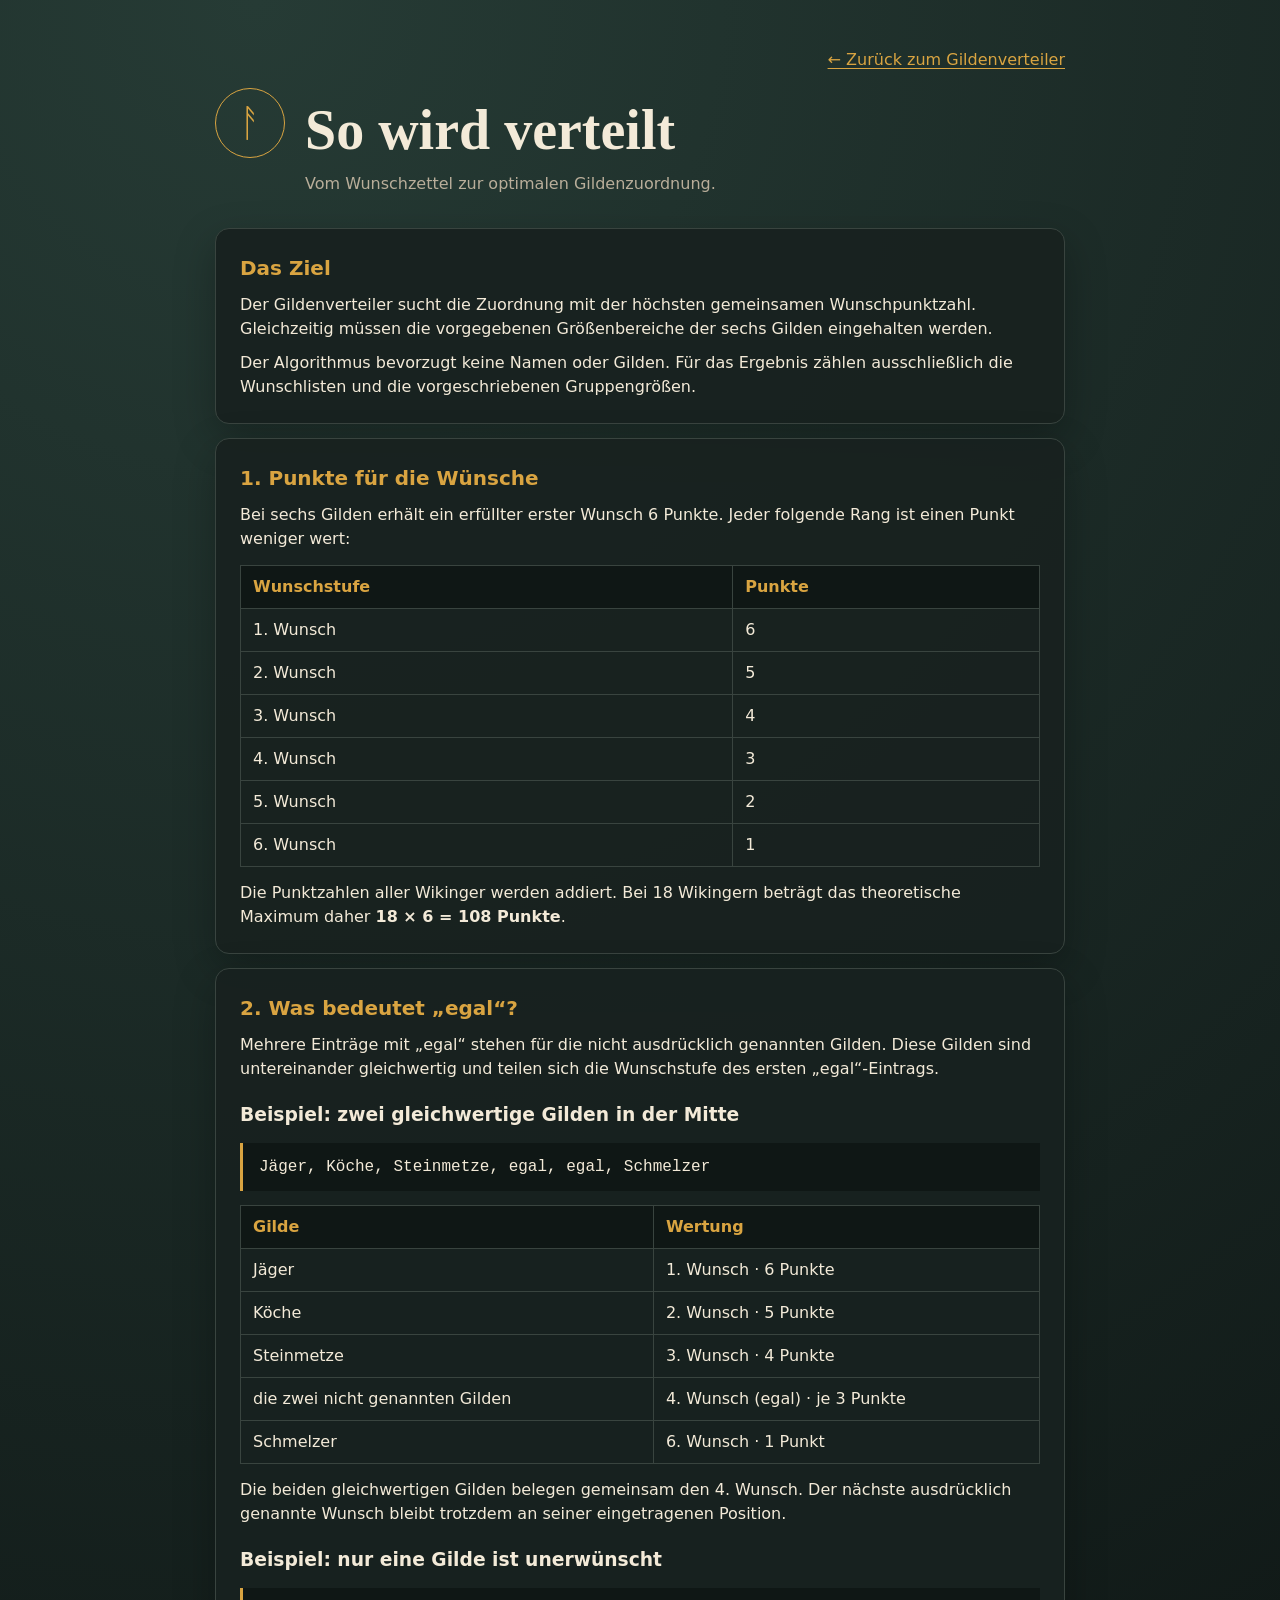
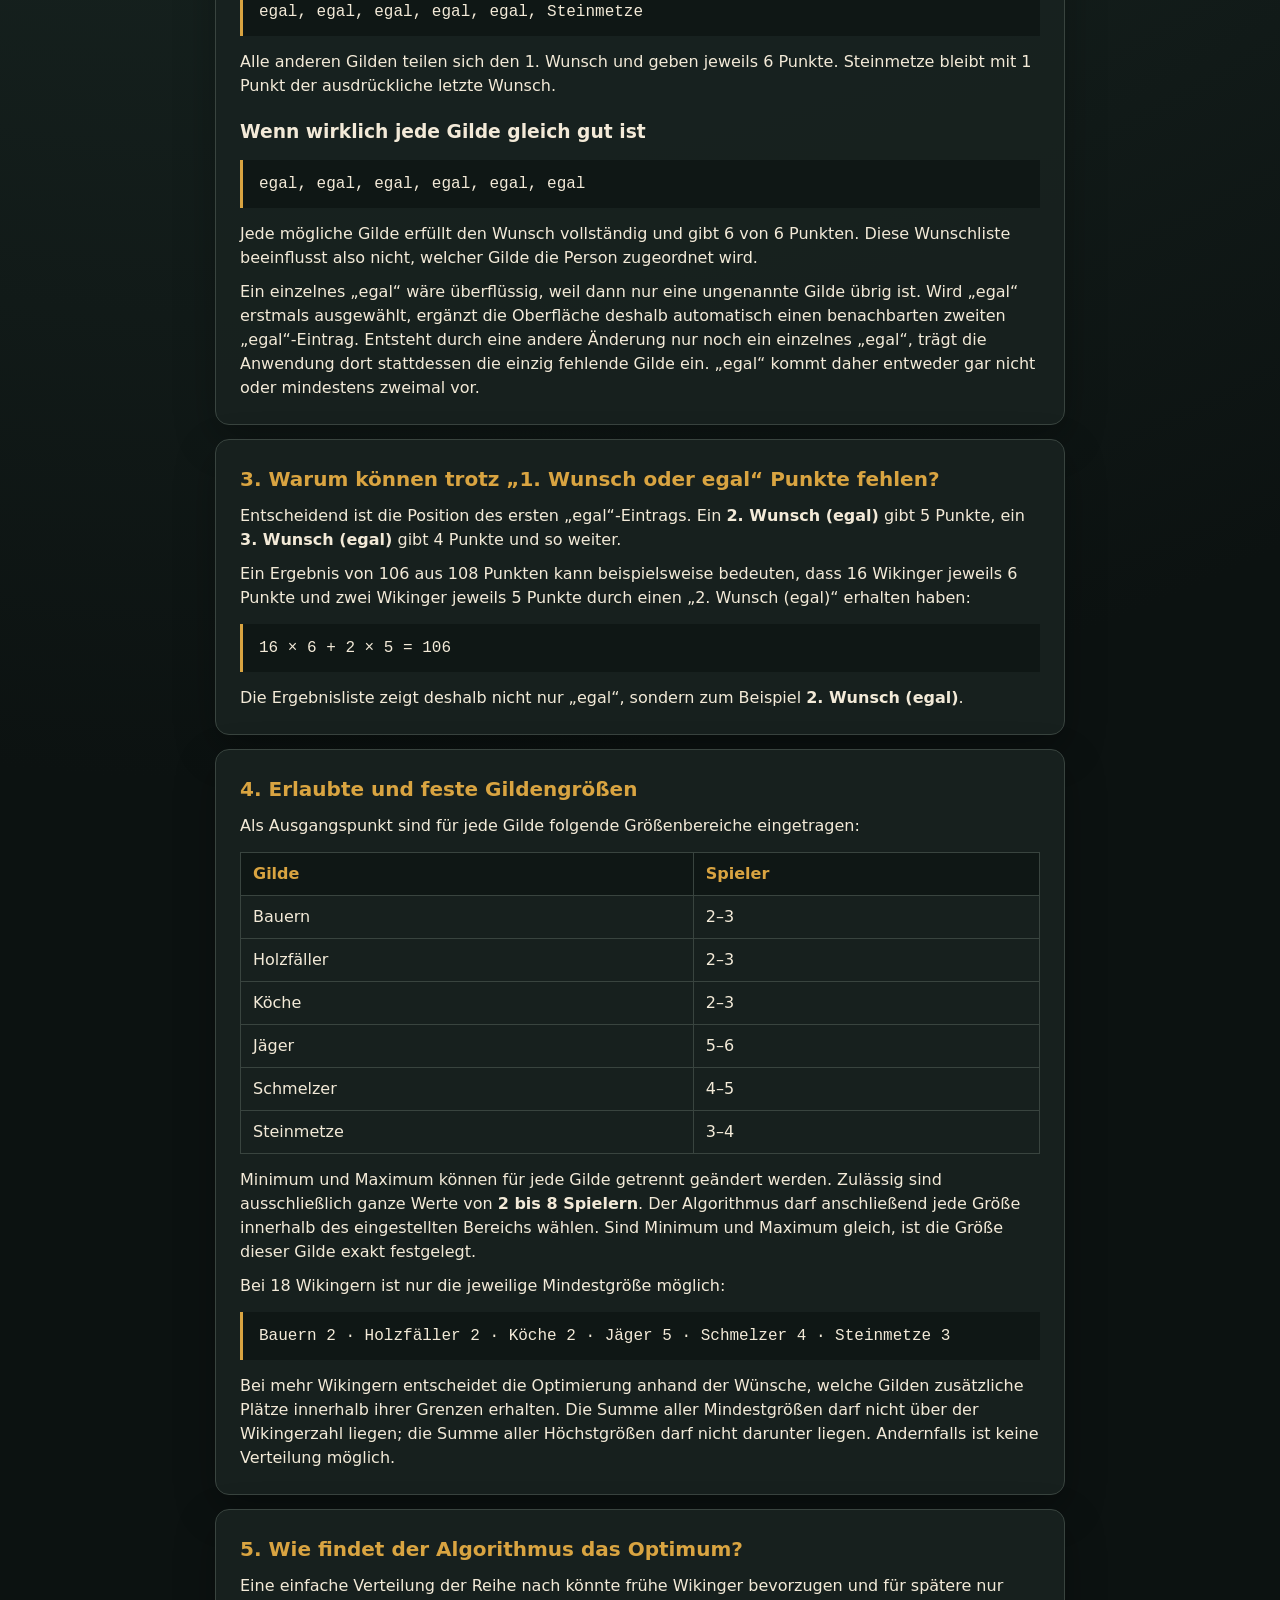
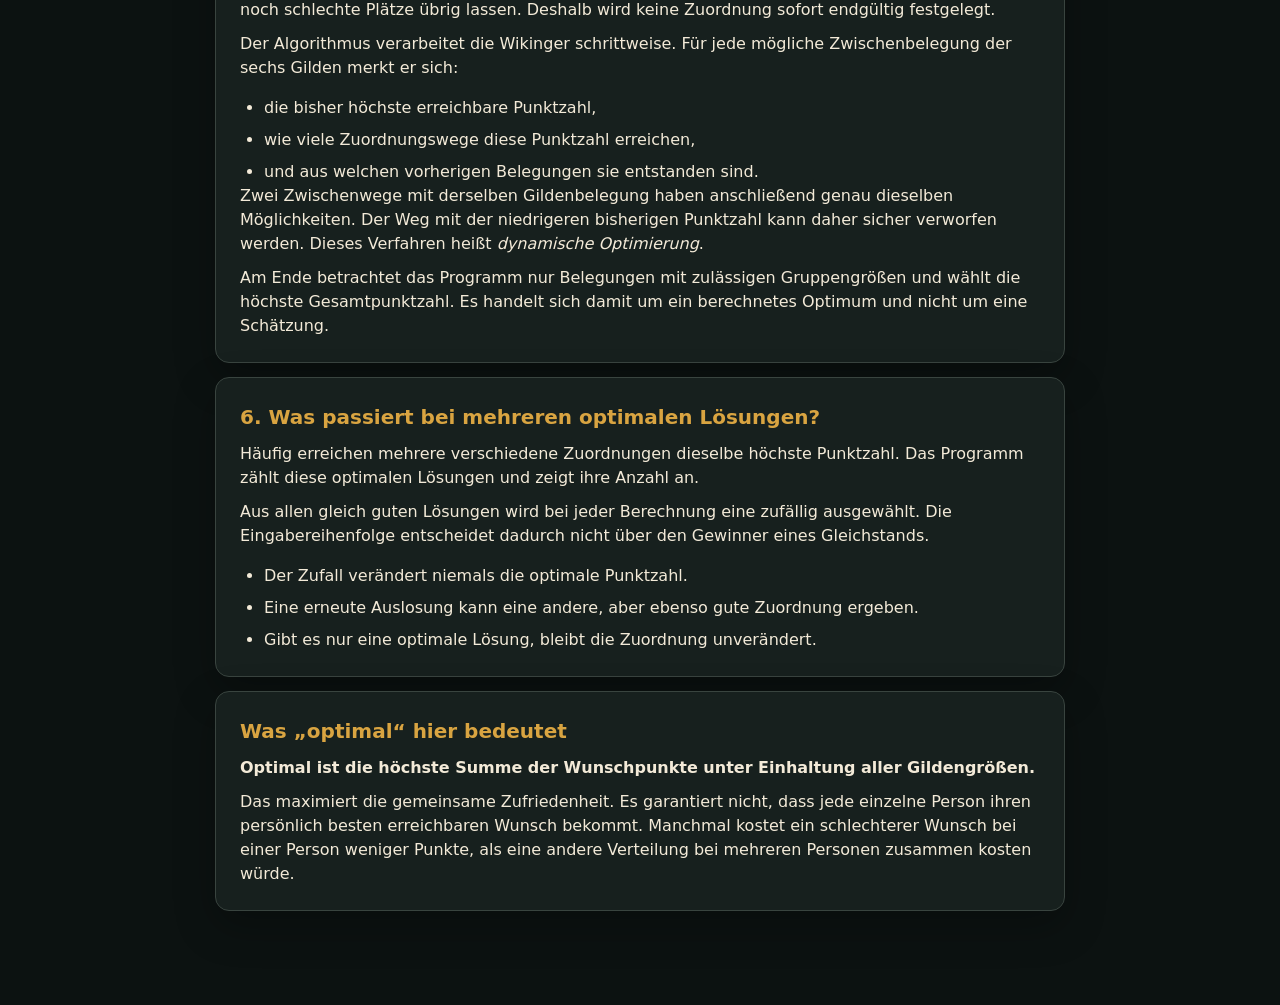
<file: static/hilfe.html>
<!doctype html>
<html lang="de">
<head>
  <meta charset="utf-8">
  <meta name="viewport" content="width=device-width, initial-scale=1">
  <title>Hilfe · Gildenverteiler</title>
  <link rel="stylesheet" href="style.css">
</head>
<body>
  <main class="help">
    <nav><a href="index.html">← Zurück zum Gildenverteiler</a></nav>
    <header>
      <span class="rune">ᚨ</span>
      <div><h1>So wird verteilt</h1><p>Vom Wunschzettel zur optimalen Gildenzuordnung.</p></div>
    </header>

    <div class="help-content">
    <section class="panel">
      <h2>Das Ziel</h2>
      <p>Der Gildenverteiler sucht die Zuordnung mit der höchsten gemeinsamen Wunschpunktzahl. Gleichzeitig müssen die vorgegebenen Größenbereiche der sechs Gilden eingehalten werden.</p>
      <p>Der Algorithmus bevorzugt keine Namen oder Gilden. Für das Ergebnis zählen ausschließlich die Wunschlisten und die vorgeschriebenen Gruppengrößen.</p>
    </section>

    <section class="panel">
      <h2>1. Punkte für die Wünsche</h2>
      <p>Bei sechs Gilden erhält ein erfüllter erster Wunsch 6 Punkte. Jeder folgende Rang ist einen Punkt weniger wert:</p>
      <table class="example-table">
        <thead><tr><th>Wunschstufe</th><th>Punkte</th></tr></thead>
        <tbody>
          <tr><td>1. Wunsch</td><td>6</td></tr>
          <tr><td>2. Wunsch</td><td>5</td></tr>
          <tr><td>3. Wunsch</td><td>4</td></tr>
          <tr><td>4. Wunsch</td><td>3</td></tr>
          <tr><td>5. Wunsch</td><td>2</td></tr>
          <tr><td>6. Wunsch</td><td>1</td></tr>
        </tbody>
      </table>
      <p>Die Punktzahlen aller Wikinger werden addiert. Bei 18 Wikingern beträgt das theoretische Maximum daher <strong>18 × 6 = 108 Punkte</strong>.</p>
    </section>

    <section class="panel">
      <h2>2. Was bedeutet „egal“?</h2>
      <p>Mehrere Einträge mit „egal“ stehen für die nicht ausdrücklich genannten Gilden. Diese Gilden sind untereinander gleichwertig und teilen sich die Wunschstufe des ersten „egal“-Eintrags.</p>
      <h3>Beispiel: zwei gleichwertige Gilden in der Mitte</h3>
      <div class="formula">Jäger, Köche, Steinmetze, egal, egal, Schmelzer</div>
      <table class="example-table">
        <thead><tr><th>Gilde</th><th>Wertung</th></tr></thead>
        <tbody>
          <tr><td>Jäger</td><td>1. Wunsch · 6 Punkte</td></tr>
          <tr><td>Köche</td><td>2. Wunsch · 5 Punkte</td></tr>
          <tr><td>Steinmetze</td><td>3. Wunsch · 4 Punkte</td></tr>
          <tr><td>die zwei nicht genannten Gilden</td><td>4. Wunsch (egal) · je 3 Punkte</td></tr>
          <tr><td>Schmelzer</td><td>6. Wunsch · 1 Punkt</td></tr>
        </tbody>
      </table>
      <p>Die beiden gleichwertigen Gilden belegen gemeinsam den 4. Wunsch. Der nächste ausdrücklich genannte Wunsch bleibt trotzdem an seiner eingetragenen Position.</p>

      <h3>Beispiel: nur eine Gilde ist unerwünscht</h3>
      <div class="formula">egal, egal, egal, egal, egal, Steinmetze</div>
      <p>Alle anderen Gilden teilen sich den 1. Wunsch und geben jeweils 6 Punkte. Steinmetze bleibt mit 1 Punkt der ausdrückliche letzte Wunsch.</p>

      <h3>Wenn wirklich jede Gilde gleich gut ist</h3>
      <div class="formula">egal, egal, egal, egal, egal, egal</div>
      <p>Jede mögliche Gilde erfüllt den Wunsch vollständig und gibt 6 von 6 Punkten. Diese Wunschliste beeinflusst also nicht, welcher Gilde die Person zugeordnet wird.</p>

      <p>Ein einzelnes „egal“ wäre überflüssig, weil dann nur eine ungenannte Gilde übrig ist. Wird „egal“ erstmals ausgewählt, ergänzt die Oberfläche deshalb automatisch einen benachbarten zweiten „egal“-Eintrag. Entsteht durch eine andere Änderung nur noch ein einzelnes „egal“, trägt die Anwendung dort stattdessen die einzig fehlende Gilde ein. „egal“ kommt daher entweder gar nicht oder mindestens zweimal vor.</p>
    </section>

    <section class="panel">
      <h2>3. Warum können trotz „1. Wunsch oder egal“ Punkte fehlen?</h2>
      <p>Entscheidend ist die Position des ersten „egal“-Eintrags. Ein <strong>2. Wunsch (egal)</strong> gibt 5 Punkte, ein <strong>3. Wunsch (egal)</strong> gibt 4 Punkte und so weiter.</p>
      <p>Ein Ergebnis von 106 aus 108 Punkten kann beispielsweise bedeuten, dass 16 Wikinger jeweils 6 Punkte und zwei Wikinger jeweils 5 Punkte durch einen „2. Wunsch (egal)“ erhalten haben:</p>
      <div class="formula">16 × 6 + 2 × 5 = 106</div>
      <p>Die Ergebnisliste zeigt deshalb nicht nur „egal“, sondern zum Beispiel <strong>2. Wunsch (egal)</strong>.</p>
    </section>

    <section class="panel">
      <h2>4. Erlaubte und feste Gildengrößen</h2>
      <p>Als Ausgangspunkt sind für jede Gilde folgende Größenbereiche eingetragen:</p>
      <table class="example-table">
        <thead><tr><th>Gilde</th><th>Spieler</th></tr></thead>
        <tbody>
          <tr><td>Bauern</td><td>2–3</td></tr>
          <tr><td>Holzfäller</td><td>2–3</td></tr>
          <tr><td>Köche</td><td>2–3</td></tr>
          <tr><td>Jäger</td><td>5–6</td></tr>
          <tr><td>Schmelzer</td><td>4–5</td></tr>
          <tr><td>Steinmetze</td><td>3–4</td></tr>
        </tbody>
      </table>
      <p>Minimum und Maximum können für jede Gilde getrennt geändert werden. Zulässig sind ausschließlich ganze Werte von <strong>2 bis 8 Spielern</strong>. Der Algorithmus darf anschließend jede Größe innerhalb des eingestellten Bereichs wählen. Sind Minimum und Maximum gleich, ist die Größe dieser Gilde exakt festgelegt.</p>
      <p>Bei 18 Wikingern ist nur die jeweilige Mindestgröße möglich:</p>
      <div class="formula">Bauern 2 · Holzfäller 2 · Köche 2 · Jäger 5 · Schmelzer 4 · Steinmetze 3</div>
      <p>Bei mehr Wikingern entscheidet die Optimierung anhand der Wünsche, welche Gilden zusätzliche Plätze innerhalb ihrer Grenzen erhalten. Die Summe aller Mindestgrößen darf nicht über der Wikingerzahl liegen; die Summe aller Höchstgrößen darf nicht darunter liegen. Andernfalls ist keine Verteilung möglich.</p>
    </section>

    <section class="panel">
      <h2>5. Wie findet der Algorithmus das Optimum?</h2>
      <p>Eine einfache Verteilung der Reihe nach könnte frühe Wikinger bevorzugen und für spätere nur noch schlechte Plätze übrig lassen. Deshalb wird keine Zuordnung sofort endgültig festgelegt.</p>
      <p>Der Algorithmus verarbeitet die Wikinger schrittweise. Für jede mögliche Zwischenbelegung der sechs Gilden merkt er sich:</p>
      <ul>
        <li>die bisher höchste erreichbare Punktzahl,</li>
        <li>wie viele Zuordnungswege diese Punktzahl erreichen,</li>
        <li>und aus welchen vorherigen Belegungen sie entstanden sind.</li>
      </ul>
      <p>Zwei Zwischenwege mit derselben Gildenbelegung haben anschließend genau dieselben Möglichkeiten. Der Weg mit der niedrigeren bisherigen Punktzahl kann daher sicher verworfen werden. Dieses Verfahren heißt <em>dynamische Optimierung</em>.</p>
      <p>Am Ende betrachtet das Programm nur Belegungen mit zulässigen Gruppengrößen und wählt die höchste Gesamtpunktzahl. Es handelt sich damit um ein berechnetes Optimum und nicht um eine Schätzung.</p>
    </section>

    <section class="panel">
      <h2>6. Was passiert bei mehreren optimalen Lösungen?</h2>
      <p>Häufig erreichen mehrere verschiedene Zuordnungen dieselbe höchste Punktzahl. Das Programm zählt diese optimalen Lösungen und zeigt ihre Anzahl an.</p>
      <p>Aus allen gleich guten Lösungen wird bei jeder Berechnung eine zufällig ausgewählt. Die Eingabereihenfolge entscheidet dadurch nicht über den Gewinner eines Gleichstands.</p>
      <ul>
        <li>Der Zufall verändert niemals die optimale Punktzahl.</li>
        <li>Eine erneute Auslosung kann eine andere, aber ebenso gute Zuordnung ergeben.</li>
        <li>Gibt es nur eine optimale Lösung, bleibt die Zuordnung unverändert.</li>
      </ul>
    </section>

    <section class="panel">
      <h2>Was „optimal“ hier bedeutet</h2>
      <p><strong>Optimal ist die höchste Summe der Wunschpunkte unter Einhaltung aller Gildengrößen.</strong></p>
      <p>Das maximiert die gemeinsame Zufriedenheit. Es garantiert nicht, dass jede einzelne Person ihren persönlich besten erreichbaren Wunsch bekommt. Manchmal kostet ein schlechterer Wunsch bei einer Person weniger Punkte, als eine andere Verteilung bei mehreren Personen zusammen kosten würde.</p>
    </section>

    </div>

  </main>
</body>
</html>
</file>
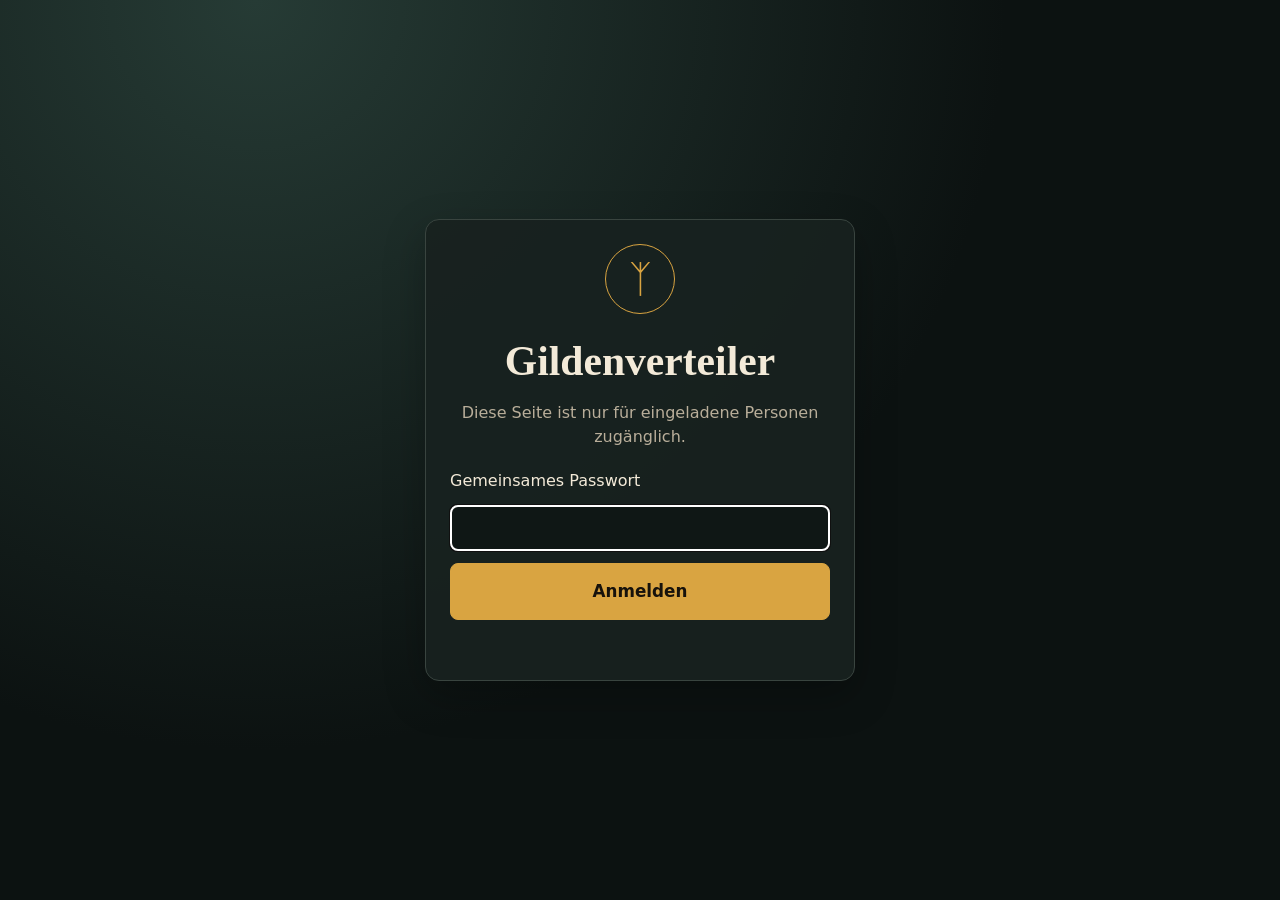
<file: static/login.html>
<!doctype html>
<html lang="de">
<head>
  <meta charset="utf-8">
  <meta name="viewport" content="width=device-width, initial-scale=1">
  <title>Anmeldung · Gildenverteiler</title>
  <link rel="stylesheet" href="style.css">
</head>
<body>
  <main class="login-page">
    <section class="panel login-panel">
      <span class="rune">ᛉ</span>
      <h1>Gildenverteiler</h1>
      <p>Diese Seite ist nur für eingeladene Personen zugänglich.</p>
      <form id="login-form">
        <label for="password">Gemeinsames Passwort</label>
        <input id="password" name="password" type="password" minlength="16" autocomplete="current-password" required autofocus>
        <button class="primary" type="submit">Anmelden</button>
      </form>
      <p id="login-error" role="alert"></p>
    </section>
  </main>
  <script src="login.js"></script>
</body>
</html>
</file>
<file: static/style.css>
:root { color-scheme: dark; --ink:#f3ead8; --muted:#b9ae9a; --gold:#d9a441; --panel:#18211f; --line:#39443f; }
* { box-sizing: border-box; }
body { margin:0; min-height:100vh; font:16px/1.5 system-ui,sans-serif; color:var(--ink); background:radial-gradient(circle at 20% 0,#263b35,#0c1211 55%); }
main { width:min(var(--page-max,1100px),96vw); margin:0 auto; padding:48px 0 80px; transition:width .2s ease; }
nav { display:flex; justify-content:flex-end; align-items:center; gap:14px; margin-bottom:16px; }
nav a,.text-link { color:var(--gold); text-underline-offset:3px; }
header { display:flex; align-items:center; gap:20px; margin-bottom:32px; }
.rune { display:grid; place-items:center; width:70px; height:70px; border:1px solid var(--gold); border-radius:50%; color:var(--gold); font-size:38px; }
h1,h2,h3,p { margin:0; } h1 { font-family:Georgia,serif; font-size:clamp(2rem,5vw,3.5rem); } h2 { font-size:1.25rem; } header p,.section-heading p { color:var(--muted); }
.panel,.result { margin:18px 0; padding:24px; border:1px solid var(--line); border-radius:14px; background:rgba(24,33,31,.94); box-shadow:0 15px 40px #0004; }
.config-bar { display:grid; grid-template-columns:auto minmax(0,1fr); align-items:center; gap:12px 16px; margin:18px 0; padding:16px 20px; border:1px solid var(--line); border-radius:12px; background:rgba(15,23,21,.9); }
.config-bar small { display:block; color:var(--muted); }
.config-actions { display:grid; grid-template-columns:minmax(160px,1fr) auto minmax(160px,1fr) auto auto; gap:10px; }
#config-status { grid-column:1/-1; min-height:24px; color:var(--muted); }
#config-status.error { color:#ff9e8c; }
#size-status { min-height:24px; margin-top:12px; color:var(--muted); }
#size-status.error { color:#ff9e8c; }
.section-heading { display:flex; justify-content:space-between; gap:16px; align-items:center; margin-bottom:18px; }
button,input,select { font:inherit; } button { cursor:pointer; border:1px solid var(--gold); border-radius:8px; padding:9px 14px; color:var(--ink); background:transparent; }
button:disabled { opacity:.4; cursor:not-allowed; } button:hover:not(:disabled) { background:#d9a44122; }
.fields { display:grid; grid-template-columns:repeat(6,minmax(0,1fr)); gap:10px; }
.guild-field { display:grid; grid-template-columns:repeat(2,minmax(0,1fr)); gap:7px; align-items:end; min-width:0; padding:12px; border:1px solid var(--line); border-radius:9px; background:#0f1715; }
.guild-name { grid-column:1/-1; }
.guild-size-field span { display:block; color:var(--muted); font-size:.75rem; }
input,select { min-width:0; width:100%; border:1px solid var(--line); border-radius:7px; padding:10px; color:var(--ink); background:#0f1715; }
.viking { display:grid; grid-template-columns:minmax(150px,1.2fr) 5fr auto; gap:12px; align-items:end; padding:12px 0; border-top:1px solid var(--line); }
.ranking { display:grid; grid-template-columns:repeat(auto-fit,minmax(110px,1fr)); gap:8px; }
.rank label { display:block; color:var(--muted); font-size:.75rem; }
.remove { border-color:#73534d; color:#dfaaa0; }
.primary { width:100%; padding:15px; background:var(--gold); color:#17120b; font-weight:750; font-size:1.05rem; }
.primary:hover:not(:disabled) { background:#efb94f; }
#error { min-height:24px; margin-top:10px; color:#ff9e8c; text-align:center; }
.summary { color:var(--muted); margin-bottom:20px; }
.group-grid { display:grid; grid-template-columns:repeat(auto-fit,minmax(210px,1fr)); gap:14px; }
.group { padding:16px; border-radius:10px; background:#0f1715; border-top:3px solid var(--gold); }
.group ul { padding-left:20px; margin-bottom:0; } .group small { color:var(--muted); }
.help { width:min(850px,92vw); }
.help header { align-items:flex-start; }
.help .panel { margin:14px 0; }
.help h2 { margin-bottom:10px; color:var(--gold); }
.help h3 { margin:20px 0 6px; }
.help p + p { margin-top:10px; }
.help ol,.help ul { margin-bottom:0; padding-left:24px; }
.help li + li { margin-top:8px; }
.example-table { width:100%; margin:14px 0; border-collapse:collapse; }
.example-table th,.example-table td { padding:9px 12px; border:1px solid var(--line); text-align:left; }
.example-table th { color:var(--gold); background:#0f1715; }
.formula { margin:14px 0; padding:12px 16px; border-left:3px solid var(--gold); background:#0f1715; font-family:monospace; }
.note { color:var(--muted); }
.login-page { display:grid; place-items:center; min-height:100vh; padding:24px; }
.login-panel { width:min(430px,100%); text-align:center; }
.login-panel .rune { margin:0 auto 16px; }
.login-panel h1 { font-size:clamp(1.75rem,8vw,2.6rem); overflow-wrap:anywhere; }
.login-panel > p { margin:8px 0 20px; color:var(--muted); }
.login-panel form { display:grid; gap:12px; text-align:left; }
.login-panel #login-error { min-height:24px; margin:12px 0 0; color:#ff9e8c; }
@media (min-width:1400px) {
  .help { width:min(2100px,96vw); padding:22px 0; font-size:.9rem; line-height:1.35; }
  .help-content { columns:3; column-gap:12px; }
  .help nav { margin-bottom:0; }
  .help header { margin-bottom:2px; }
  .help header .rune { width:58px; height:58px; font-size:32px; }
  .help header h1 { font-size:2.25rem; }
  .help .panel { display:inline-block; width:100%; margin:0 0 12px; padding:14px 16px; break-inside:avoid; box-shadow:0 8px 24px #0003; }
  .help h2 { margin-bottom:6px; font-size:1.08rem; }
  .help h3 { margin:10px 0 4px; font-size:.98rem; }
  .help p + p { margin-top:6px; }
  .help ol,.help ul { margin-top:6px; padding-left:20px; }
  .help li + li { margin-top:3px; }
  .help .example-table { margin:8px 0; }
  .help .example-table th,.help .example-table td { padding:4px 7px; }
  .help .formula { margin:7px 0; padding:7px 10px; }
}
@media (max-width:800px) { .config-bar { grid-template-columns:1fr; align-items:stretch; } .config-actions { grid-template-columns:1fr auto; } .fields { grid-template-columns:1fr; } .viking { grid-template-columns:1fr auto; } .ranking { grid-column:1/-1; grid-row:2; } .section-heading { align-items:flex-start; } }
</file>
